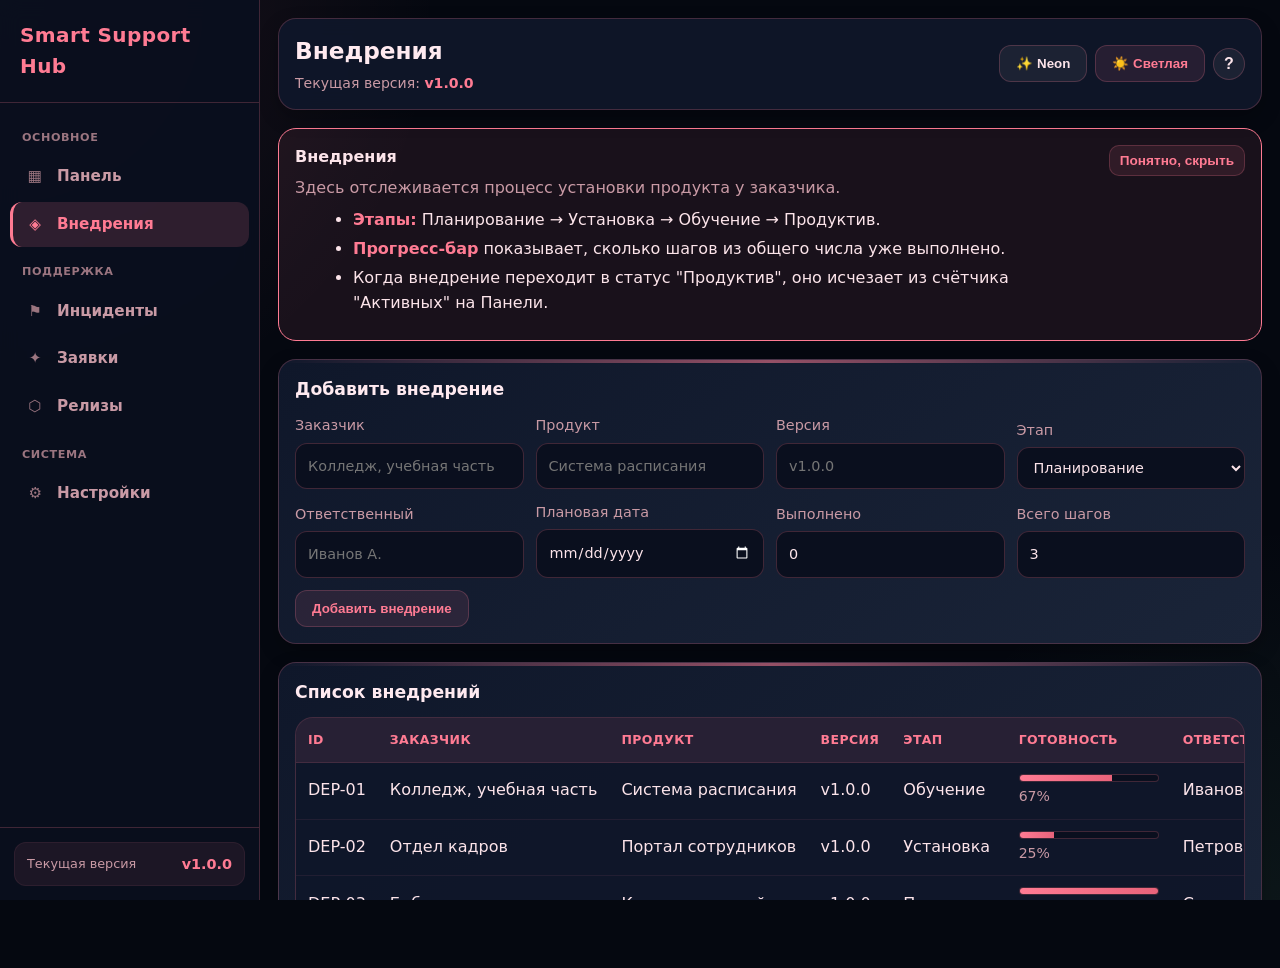
<file: deployments.html>
<!DOCTYPE html>
<html lang="ru">

<head>
    <meta charset="UTF-8" />
    <meta name="viewport" content="width=device-width, initial-scale=1.0" />
    <title>Deployments — Smart Support Hub</title>
    <link rel="stylesheet" href="assets/css/style.css" />
</head>

<body>
    <div class="app">
        <aside class="sidebar">
            <div class="sidebar-brand">
                <a href="index.html">Smart Support Hub</a>
            </div>

            <nav class="nav">
                <div class="nav-section">Основное</div>
                <a href="index.html" class="active">
                    <span class="nav-icon">▦</span><span>Панель</span>
                </a>
                <a href="deployments.html">
                    <span class="nav-icon">◈</span><span>Внедрения</span>
                </a>

                <div class="nav-section">Поддержка</div>
                <a href="incidents.html">
                    <span class="nav-icon">⚑</span><span>Инциденты</span>
                </a>
                <a href="maintenance.html">
                    <span class="nav-icon">✦</span><span>Заявки</span>
                </a>
                <a href="releases.html">
                    <span class="nav-icon">⬡</span><span>Релизы</span>
                </a>
                <div class="nav-section">Система</div>
                <a href="settings.html">
                    <span class="nav-icon">⚙</span><span>Настройки</span>
                </a>
            </nav>

            <div class="sidebar-footer">
                <div class="footer-status">
                    <span class="footer-label">Текущая версия</span>
                    <strong class="current-version">v1.0.0</strong>
                </div>
            </div>
        </aside>

        <button id="menuBackdrop" class="menu-backdrop" aria-label="Закрыть меню"></button>

        <main class="main">
            <header class="topbar">
                <div>
                    <h1>Внедрения</h1>
                    <p class="hint">Текущая версия: <span id="currentVersionTop" class="current-version">v1.0.0</span>
                    </p>
                </div>
                <div class="actions">
                    <button id="menuBtn" class="menu-btn" aria-label="Меню">☰</button>
                    <button id="neonButton" class="btn secondary">Neon</button>
                    <button id="themeButton" class="btn">Тема</button>
                    <button id="showGuideBtn" class="btn small secondary" title="Показать подсказку">?</button>
                </div>
            </header>

            <div class="onboard" id="onboardBanner">
                <div class="onboard-body">
                    <strong>Внедрения</strong>
                    <p>Здесь отслеживается процесс установки продукта у заказчика.</p>
                    <ul>
                        <li><b>Этапы:</b> Планирование → Установка → Обучение → Продуктив.</li>
                        <li><b>Прогресс-бар</b> показывает, сколько шагов из общего числа уже выполнено.</li>
                        <li>Когда внедрение переходит в статус "Продуктив", оно исчезает из счётчика "Активных" на
                            Панели.</li>
                    </ul>
                </div>
                <button id="onboardDismiss" class="btn small">Понятно, скрыть</button>
            </div>

            <section class="card">
                <h2>Добавить внедрение</h2>
                <form id="deploymentForm" class="form-grid">
                    <label>
                        Заказчик
                        <input type="text" name="client" placeholder="Колледж, учебная часть" required />
                    </label>

                    <label>
                        Продукт
                        <input type="text" name="product" placeholder="Система расписания" required />
                    </label>

                    <label>
                        Версия
                        <input type="text" name="version" placeholder="v1.0.0" required />
                    </label>

                    <label>
                        Этап
                        <select name="stage">
                            <option value="planning">Планирование</option>
                            <option value="setup">Установка</option>
                            <option value="training">Обучение</option>
                            <option value="production">Продуктив</option>
                        </select>
                    </label>

                    <label>
                        Ответственный
                        <input type="text" name="owner" placeholder="Иванов А." required />
                    </label>

                    <label>
                        Плановая дата
                        <input type="date" name="plannedDate" required />
                    </label>

                    <label>
                        Выполнено
                        <input type="number" name="done" min="0" value="0" required />
                    </label>

                    <label>
                        Всего шагов
                        <input type="number" name="total" min="1" value="3" required />
                    </label>

                    <div class="full">
                        <button type="submit" class="btn">Добавить внедрение</button>
                    </div>
                </form>
            </section>

            <section class="card">
                <h2>Список внедрений</h2>
                <div class="table-wrap">
                    <table>
                        <thead>
                            <tr>
                                <th>ID</th>
                                <th>Заказчик</th>
                                <th>Продукт</th>
                                <th>Версия</th>
                                <th>Этап</th>
                                <th>Готовность</th>
                                <th>Ответственный</th>
                                <th>План</th>
                            </tr>
                        </thead>
                        <tbody id="deploymentTable"></tbody>
                    </table>
                </div>
            </section>
        </main>
    </div>

    <script src="assets/js/data.js"></script>
    <script src="assets/js/storage.js"></script>
    <script src="assets/js/deployments.js"></script>
</body>

</html>
</file>
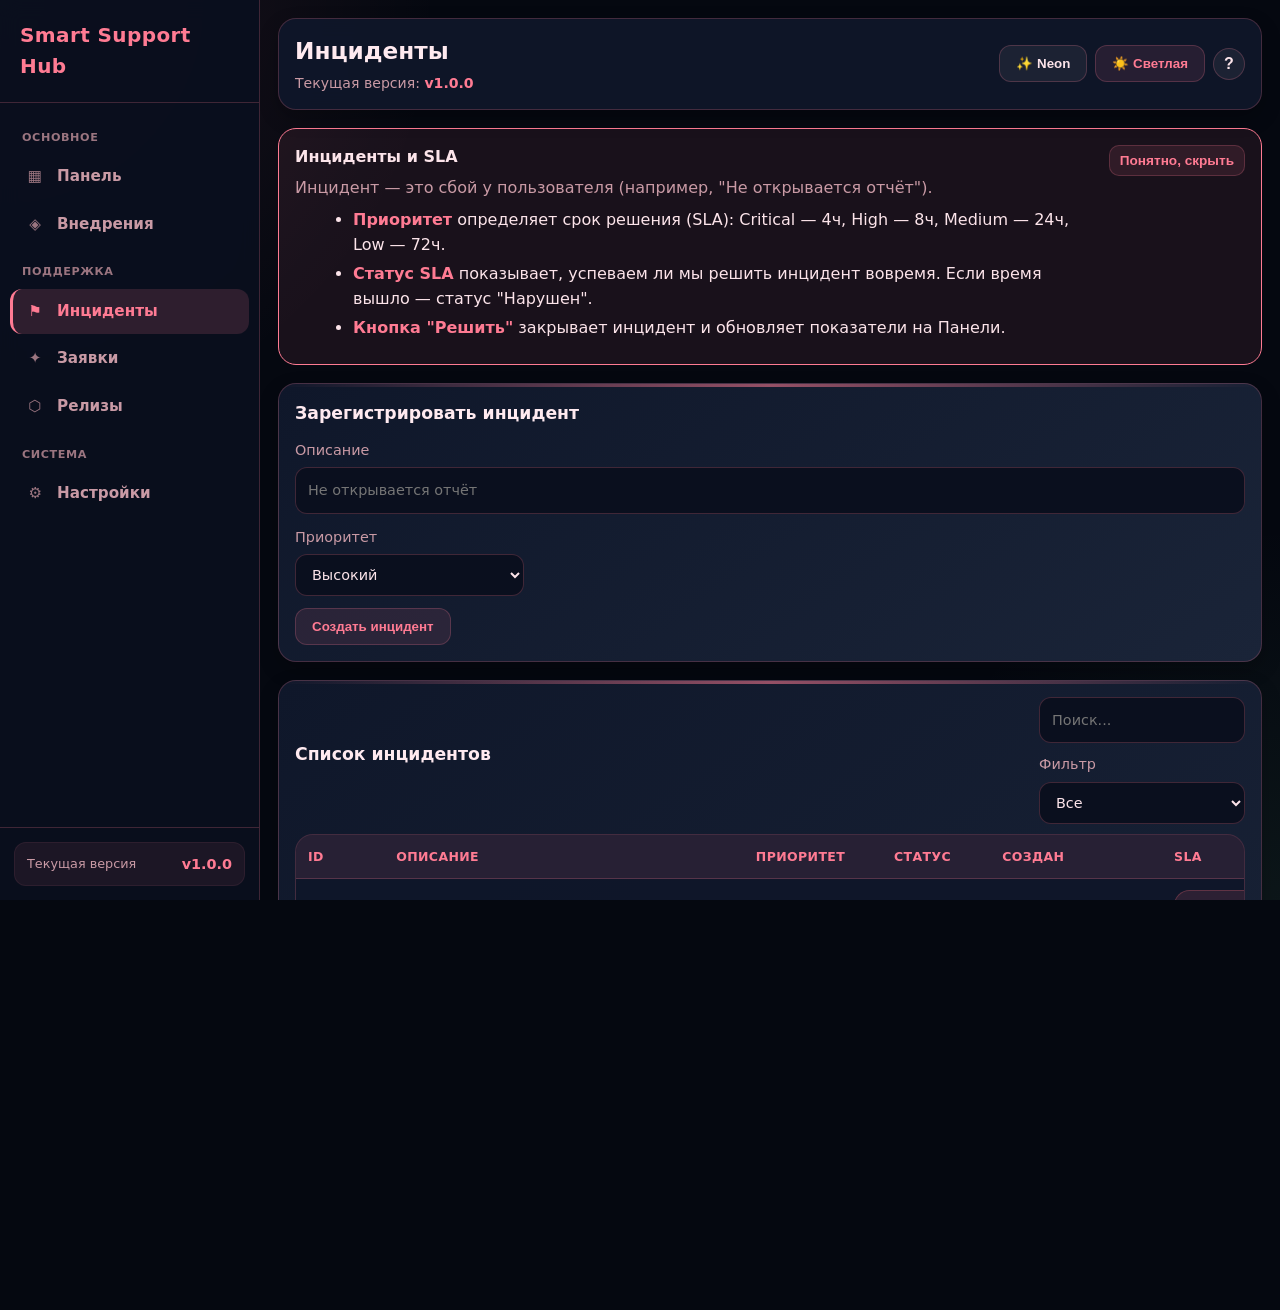
<file: incidents.html>
<!DOCTYPE html>
<html lang="ru">

<head>
    <meta charset="UTF-8" />
    <meta name="viewport" content="width=device-width, initial-scale=1.0" />
    <title>Incidents — Smart Support Hub</title>
    <link rel="stylesheet" href="assets/css/style.css" />
</head>

<body>
    <div class="app">
        <aside class="sidebar">
            <div class="sidebar-brand">
                <a href="index.html">Smart Support Hub</a>
            </div>

            <nav class="nav">
                <div class="nav-section">Основное</div>
                <a href="index.html" class="active">
                    <span class="nav-icon">▦</span><span>Панель</span>
                </a>
                <a href="deployments.html">
                    <span class="nav-icon">◈</span><span>Внедрения</span>
                </a>

                <div class="nav-section">Поддержка</div>
                <a href="incidents.html">
                    <span class="nav-icon">⚑</span><span>Инциденты</span>
                </a>
                <a href="maintenance.html">
                    <span class="nav-icon">✦</span><span>Заявки</span>
                </a>
                <a href="releases.html">
                    <span class="nav-icon">⬡</span><span>Релизы</span>
                </a>
                <div class="nav-section">Система</div>
                <a href="settings.html">
                    <span class="nav-icon">⚙</span><span>Настройки</span>
                </a>
            </nav>

            <div class="sidebar-footer">
                <div class="footer-status">
                    <span class="footer-label">Текущая версия</span>
                    <strong class="current-version">v1.0.0</strong>
                </div>
            </div>
        </aside>

        <button id="menuBackdrop" class="menu-backdrop" aria-label="Закрыть меню"></button>

        <main class="main">
            <header class="topbar">
                <div>
                    <h1>Инциденты</h1>
                    <p class="hint">Текущая версия: <span id="currentVersionTop" class="current-version">v1.0.0</span>
                    </p>
                </div>
                <div class="actions">
                    <button id="menuBtn" class="menu-btn" aria-label="Меню">☰</button>
                    <button id="neonButton" class="btn secondary">Neon</button>
                    <button id="themeButton" class="btn">Тема</button>
                    <button id="showGuideBtn" class="btn small secondary" title="Показать подсказку">?</button>
                </div>
            </header>

            <div class="onboard" id="onboardBanner">
                <div class="onboard-body">
                    <strong>Инциденты и SLA</strong>
                    <p>Инцидент — это сбой у пользователя (например, "Не открывается отчёт").</p>
                    <ul>
                        <li><b>Приоритет</b> определяет срок решения (SLA): Critical — 4ч, High — 8ч, Medium — 24ч, Low
                            — 72ч.</li>
                        <li><b>Статус SLA</b> показывает, успеваем ли мы решить инцидент вовремя. Если время вышло —
                            статус "Нарушен".</li>
                        <li><b>Кнопка "Решить"</b> закрывает инцидент и обновляет показатели на Панели.</li>
                    </ul>
                </div>
                <button id="onboardDismiss" class="btn small">Понятно, скрыть</button>
            </div>

            <section class="card">
                <h2>Зарегистрировать инцидент</h2>
                <form id="incidentForm" class="form-grid">
                    <label class="full">
                        Описание
                        <input type="text" id="title" name="title" placeholder="Не открывается отчёт" required />
                    </label>

                    <label>
                        Приоритет
                        <select id="priority" name="priority">
                            <option value="critical">Критический</option>
                            <option value="high" selected>Высокий</option>
                            <option value="medium">Средний</option>
                            <option value="low">Низкий</option>
                        </select>
                    </label>

                    <div class="full">
                        <button type="submit" class="btn">Создать инцидент</button>
                    </div>
                </form>
            </section>

            <section class="card">
                <div class="row-between">
                    <h2>Список инцидентов</h2>
                    <div class="filters">
                        <label class="search-wrap">
                            <input type="text" id="searchInput" class="input" placeholder="Поиск..." />
                        </label>
                        <label>
                            Фильтр
                            <select id="statusFilter">
                                <option value="all">Все</option>
                                <option value="new">Новые</option>
                                <option value="in_progress">В работе</option>
                                <option value="resolved">Решённые</option>
                            </select>
                        </label>
                    </div>
                </div>

                <div class="table-wrap">
                    <table>
                        <thead>
                            <tr>
                                <th>ID</th>
                                <th>Описание</th>
                                <th>Приоритет</th>
                                <th>Статус</th>
                                <th>Создан</th>
                                <th>SLA</th>
                                <th>Действие</th>
                            </tr>
                        </thead>
                        <tbody id="incidentTable"></tbody>
                    </table>
                </div>
            </section>
        </main>
    </div>

    <script src="assets/js/data.js"></script>
    <script src="assets/js/storage.js"></script>
    <script src="assets/js/incidents.js"></script>
</body>

</html>
</file>
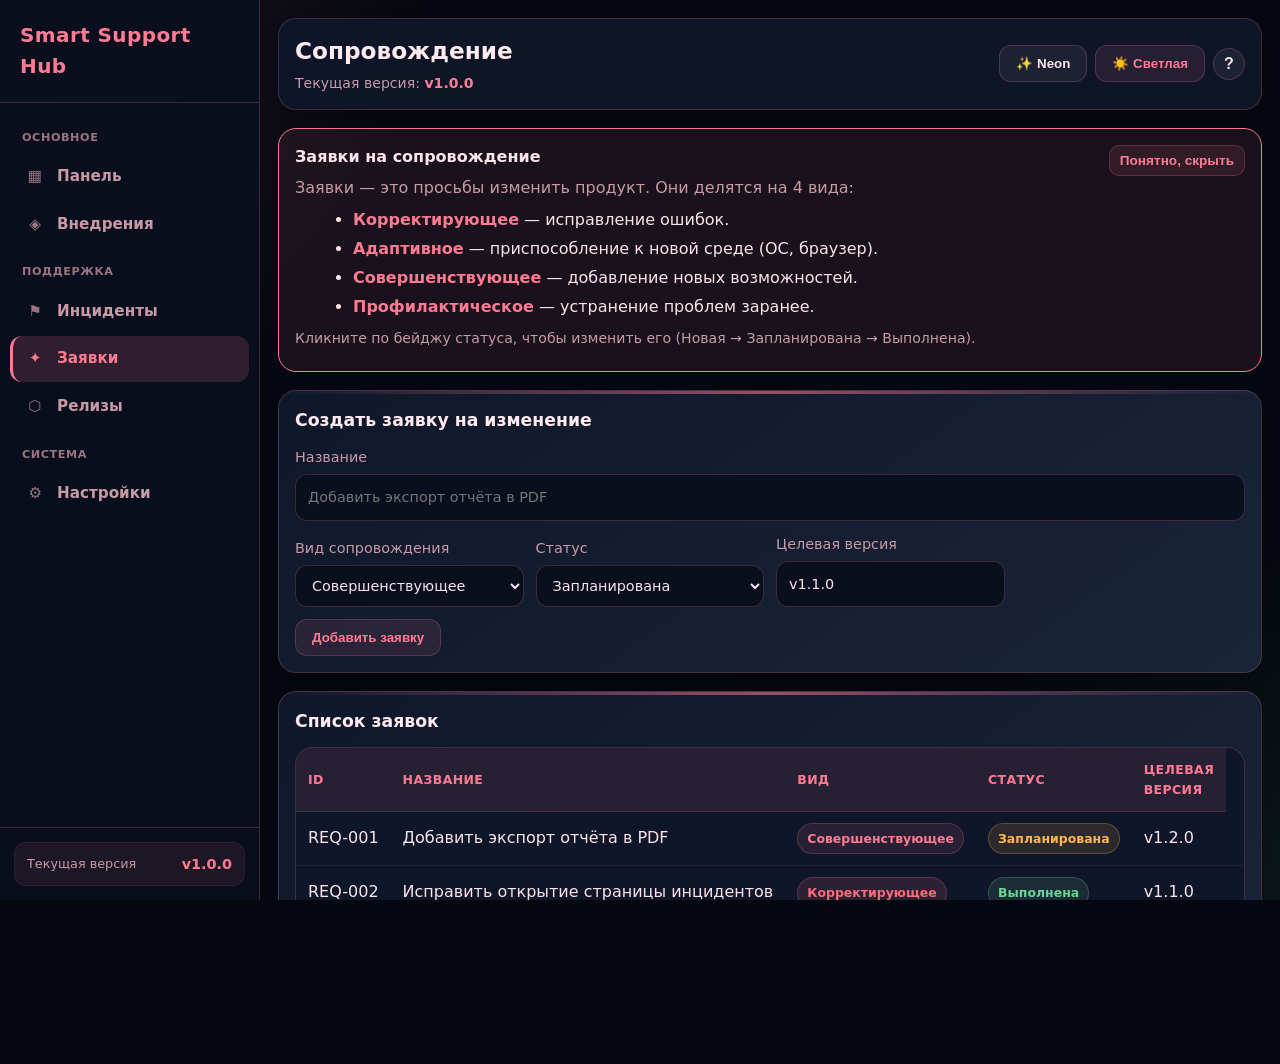
<file: maintenance.html>
<!DOCTYPE html>
<html lang="ru">

<head>
    <meta charset="UTF-8" />
    <meta name="viewport" content="width=device-width, initial-scale=1.0" />
    <title>Maintenance — Smart Support Hub</title>
    <link rel="stylesheet" href="assets/css/style.css" />
</head>

<body>
    <div class="app">
        <aside class="sidebar">
            <div class="sidebar-brand">
                <a href="index.html">Smart Support Hub</a>
            </div>

            <nav class="nav">
                <div class="nav-section">Основное</div>
                <a href="index.html" class="active">
                    <span class="nav-icon">▦</span><span>Панель</span>
                </a>
                <a href="deployments.html">
                    <span class="nav-icon">◈</span><span>Внедрения</span>
                </a>

                <div class="nav-section">Поддержка</div>
                <a href="incidents.html">
                    <span class="nav-icon">⚑</span><span>Инциденты</span>
                </a>
                <a href="maintenance.html">
                    <span class="nav-icon">✦</span><span>Заявки</span>
                </a>
                <a href="releases.html">
                    <span class="nav-icon">⬡</span><span>Релизы</span>
                </a>
                <div class="nav-section">Система</div>
                <a href="settings.html">
                    <span class="nav-icon">⚙</span><span>Настройки</span>
                </a>
            </nav>

            <div class="sidebar-footer">
                <div class="footer-status">
                    <span class="footer-label">Текущая версия</span>
                    <strong class="current-version">v1.0.0</strong>
                </div>
            </div>
        </aside>

        <button id="menuBackdrop" class="menu-backdrop" aria-label="Закрыть меню"></button>

        <main class="main">
            <header class="topbar">
                <div>
                    <h1>Сопровождение</h1>
                    <p class="hint">Текущая версия: <span id="currentVersionTop" class="current-version">v1.0.0</span>
                    </p>
                </div>
                <div class="actions">
                    <button id="menuBtn" class="menu-btn" aria-label="Меню">☰</button>
                    <button id="neonButton" class="btn secondary">Neon</button>
                    <button id="themeButton" class="btn">Тема</button>
                    <button id="showGuideBtn" class="btn small secondary" title="Показать подсказку">?</button>
                </div>
            </header>

            <div class="onboard" id="onboardBanner">
                <div class="onboard-body">
                    <strong>Заявки на сопровождение</strong>
                    <p>Заявки — это просьбы изменить продукт. Они делятся на 4 вида:</p>
                    <ul>
                        <li><b>Корректирующее</b> — исправление ошибок.</li>
                        <li><b>Адаптивное</b> — приспособление к новой среде (ОС, браузер).</li>
                        <li><b>Совершенствующее</b> — добавление новых возможностей.</li>
                        <li><b>Профилактическое</b> — устранение проблем заранее.</li>
                    </ul>
                    <p class="hint">Кликните по бейджу статуса, чтобы изменить его (Новая → Запланирована → Выполнена).
                    </p>
                </div>
                <button id="onboardDismiss" class="btn small">Понятно, скрыть</button>
            </div>

            <section class="card">
                <h2>Создать заявку на изменение</h2>
                <form id="requestForm" class="form-grid">
                    <label class="full">
                        Название
                        <input type="text" name="title" placeholder="Добавить экспорт отчёта в PDF" required />
                    </label>

                    <label>
                        Вид сопровождения
                        <select name="type">
                            <option value="corrective">Корректирующее</option>
                            <option value="adaptive">Адаптивное</option>
                            <option value="perfective" selected>Совершенствующее</option>
                            <option value="preventive">Профилактическое</option>
                        </select>
                    </label>

                    <label>
                        Статус
                        <select name="status">
                            <option value="new">Новая</option>
                            <option value="planned" selected>Запланирована</option>
                            <option value="done">Выполнена</option>
                        </select>
                    </label>

                    <label>
                        Целевая версия
                        <input type="text" name="targetVersion" placeholder="v1.1.0" required />
                    </label>

                    <div class="full">
                        <button type="submit" class="btn">Добавить заявку</button>
                    </div>
                </form>
            </section>

            <section class="card">
                <h2>Список заявок</h2>
                <div class="table-wrap">
                    <table>
                        <thead>
                            <tr>
                                <th>ID</th>
                                <th>Название</th>
                                <th>Вид</th>
                                <th>Статус</th>
                                <th>Целевая версия</th>
                            </tr>
                        </thead>
                        <tbody id="requestTable"></tbody>
                    </table>
                </div>
            </section>
        </main>
    </div>

    <script src="assets/js/data.js"></script>
    <script src="assets/js/storage.js"></script>
    <script src="assets/js/maintenance.js"></script>
</body>

</html>
</file>
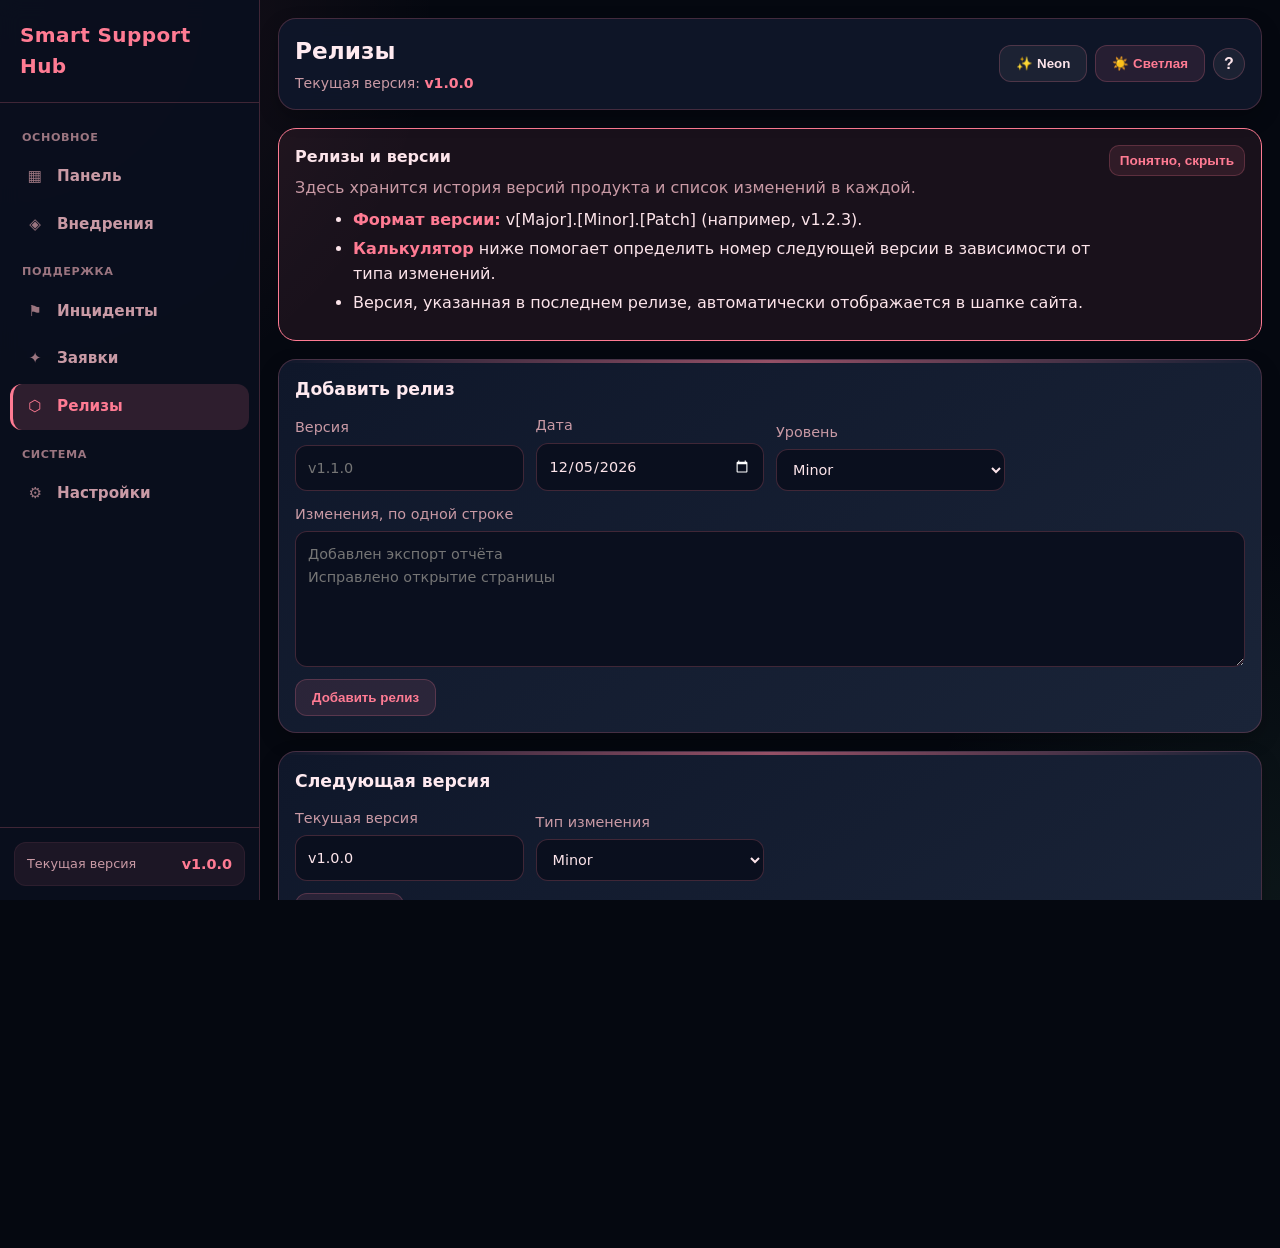
<file: releases.html>
<!DOCTYPE html>
<html lang="ru">

<head>
    <meta charset="UTF-8" />
    <meta name="viewport" content="width=device-width, initial-scale=1.0" />
    <title>Releases — Smart Support Hub</title>
    <link rel="stylesheet" href="assets/css/style.css" />
</head>

<body>
    <div class="app">
        <aside class="sidebar">
            <div class="sidebar-brand">
                <a href="index.html">Smart Support Hub</a>
            </div>

            <nav class="nav">
                <div class="nav-section">Основное</div>
                <a href="index.html" class="active">
                    <span class="nav-icon">▦</span><span>Панель</span>
                </a>
                <a href="deployments.html">
                    <span class="nav-icon">◈</span><span>Внедрения</span>
                </a>

                <div class="nav-section">Поддержка</div>
                <a href="incidents.html">
                    <span class="nav-icon">⚑</span><span>Инциденты</span>
                </a>
                <a href="maintenance.html">
                    <span class="nav-icon">✦</span><span>Заявки</span>
                </a>
                <a href="releases.html">
                    <span class="nav-icon">⬡</span><span>Релизы</span>
                </a>
                <div class="nav-section">Система</div>
                <a href="settings.html">
                    <span class="nav-icon">⚙</span><span>Настройки</span>
                </a>
            </nav>

            <div class="sidebar-footer">
                <div class="footer-status">
                    <span class="footer-label">Текущая версия</span>
                    <strong class="current-version">v1.0.0</strong>
                </div>
            </div>
        </aside>

        <button id="menuBackdrop" class="menu-backdrop" aria-label="Закрыть меню"></button>

        <main class="main">
            <header class="topbar">
                <div>
                    <h1>Релизы</h1>
                    <p class="hint">Текущая версия: <span id="currentVersionTop" class="current-version">v1.0.0</span>
                    </p>
                </div>
                <div class="actions">
                    <button id="menuBtn" class="menu-btn" aria-label="Меню">☰</button>
                    <button id="neonButton" class="btn secondary">Neon</button>
                    <button id="themeButton" class="btn">Тема</button>
                    <button id="showGuideBtn" class="btn small secondary" title="Показать подсказку">?</button>
                </div>
            </header>

            <div class="onboard" id="onboardBanner">
                <div class="onboard-body">
                    <strong>Релизы и версии</strong>
                    <p>Здесь хранится история версий продукта и список изменений в каждой.</p>
                    <ul>
                        <li><b>Формат версии:</b> v[Major].[Minor].[Patch] (например, v1.2.3).</li>
                        <li><b>Калькулятор</b> ниже помогает определить номер следующей версии в зависимости от типа
                            изменений.</li>
                        <li>Версия, указанная в последнем релизе, автоматически отображается в шапке сайта.</li>
                    </ul>
                </div>
                <button id="onboardDismiss" class="btn small">Понятно, скрыть</button>
            </div>

            <section class="card">
                <h2>Добавить релиз</h2>
                <form id="releaseForm" class="form-grid">
                    <label>
                        Версия
                        <input type="text" name="version" placeholder="v1.1.0" required />
                    </label>

                    <label>
                        Дата
                        <input type="date" name="releaseDate" required />
                    </label>

                    <label>
                        Уровень
                        <select name="level">
                            <option value="patch">Patch</option>
                            <option value="minor" selected>Minor</option>
                            <option value="major">Major</option>
                        </select>
                    </label>

                    <label class="full">
                        Изменения, по одной строке
                        <textarea name="changes" rows="5"
                            placeholder="Добавлен экспорт отчёта&#10;Исправлено открытие страницы"></textarea>
                    </label>

                    <div class="full">
                        <button type="submit" class="btn">Добавить релиз</button>
                    </div>
                </form>
            </section>

            <section class="card">
                <h2>Следующая версия</h2>
                <div class="form-grid">
                    <label>
                        Текущая версия
                        <input type="text" id="nextCurrent" placeholder="v1.0.0" />
                    </label>

                    <label>
                        Тип изменения
                        <select id="nextLevel">
                            <option value="patch">Patch</option>
                            <option value="minor" selected>Minor</option>
                            <option value="major">Major</option>
                        </select>
                    </label>

                    <div class="full">
                        <button type="button" id="calcNextButton" class="btn">Рассчитать</button>
                    </div>

                    <div class="full">
                        <p class="hint">Результат: <strong id="nextResult">—</strong></p>
                    </div>
                </div>
            </section>

            <section class="card">
                <h2>История версий</h2>
                <div class="table-wrap">
                    <table>
                        <thead>
                            <tr>
                                <th>Версия</th>
                                <th>Дата</th>
                                <th>Уровень</th>
                                <th>Изменения</th>
                            </tr>
                        </thead>
                        <tbody id="releaseTable"></tbody>
                    </table>
                </div>
            </section>
        </main>
    </div>

    <script src="assets/js/data.js"></script>
    <script src="assets/js/storage.js"></script>
    <script src="assets/js/releases.js"></script>
</body>

</html>
</file>
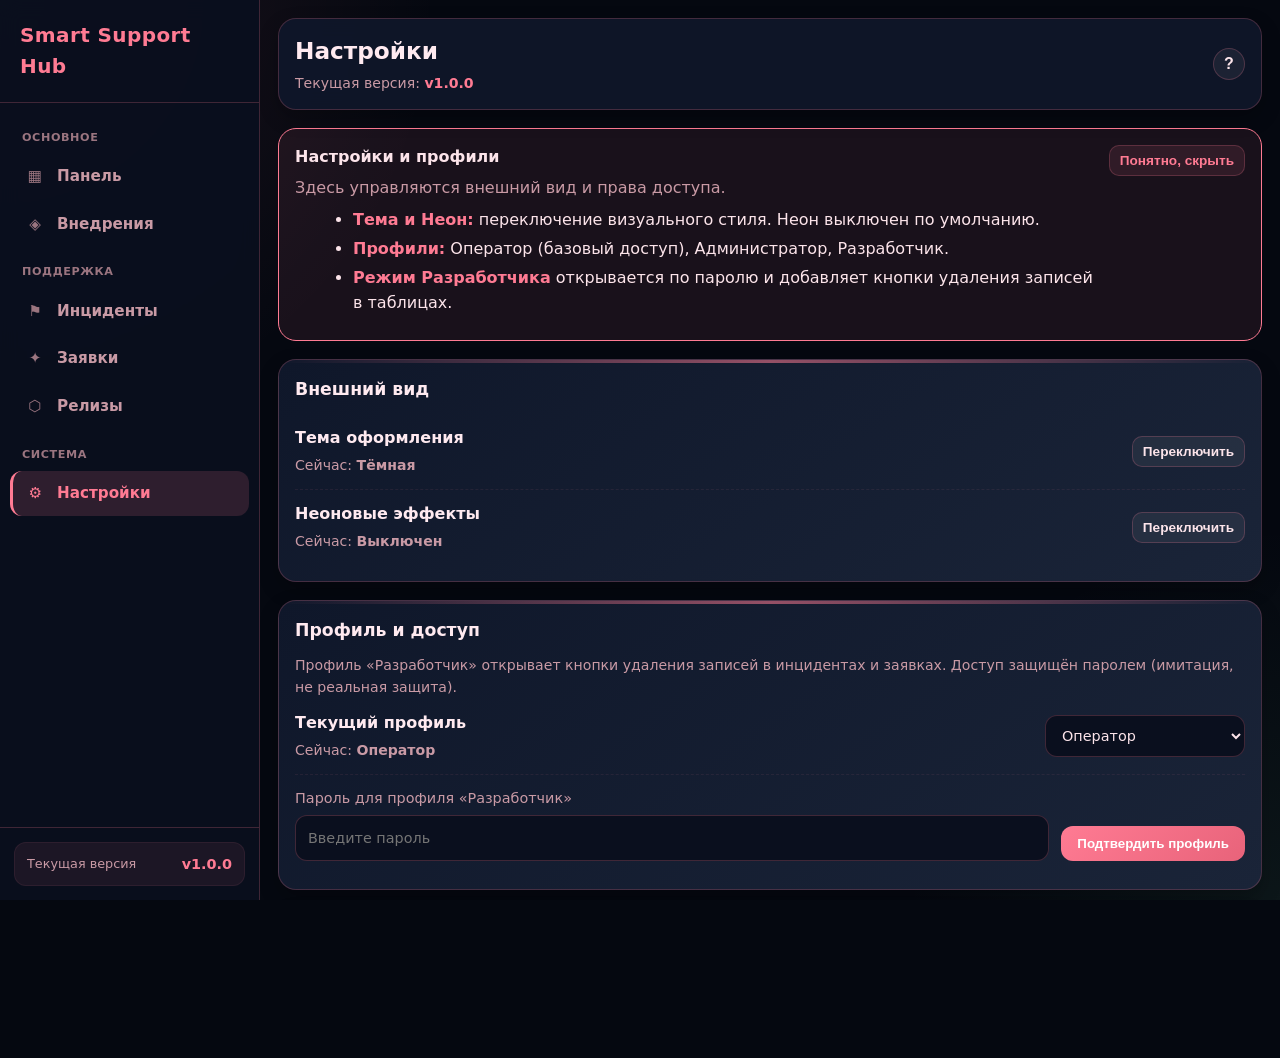
<file: settings.html>
<!DOCTYPE html>
<html lang="ru">

<head>
    <meta charset="UTF-8" />
    <meta name="viewport" content="width=device-width, initial-scale=1.0" />
    <title>Settings — Smart Support Hub</title>
    <link rel="stylesheet" href="assets/css/style.css" />
</head>

<body>
    <div class="app">
        <aside class="sidebar">
            <div class="sidebar-brand">
                <a href="index.html">Smart Support Hub</a>
            </div>

            <nav class="nav">
                <div class="nav-section">Основное</div>
                <a href="index.html"><span class="nav-icon">▦</span><span>Панель</span></a>
                <a href="deployments.html"><span class="nav-icon">◈</span><span>Внедрения</span></a>

                <div class="nav-section">Поддержка</div>
                <a href="incidents.html"><span class="nav-icon">⚑</span><span>Инциденты</span></a>
                <a href="maintenance.html"><span class="nav-icon">✦</span><span>Заявки</span></a>
                <a href="releases.html"><span class="nav-icon">⬡</span><span>Релизы</span></a>

                <div class="nav-section">Система</div>
                <a href="settings.html"><span class="nav-icon">⚙</span><span>Настройки</span></a>
            </nav>

            <div class="sidebar-footer">
                <div class="footer-status">
                    <span class="footer-label">Текущая версия</span>
                    <strong class="current-version">v1.0.0</strong>
                </div>
            </div>
        </aside>

        <button id="menuBackdrop" class="menu-backdrop" aria-label="Закрыть меню"></button>

        <main class="main">
            <header class="topbar">
                <div>
                    <h1>Настройки</h1>
                    <p class="hint">Текущая версия: <span id="currentVersionTop" class="current-version">v1.0.0</span>
                    </p>
                </div>
                <div class="actions">
                    <button id="menuBtn" class="menu-btn" aria-label="Меню">☰</button>
                    <button id="showGuideBtn" class="btn small secondary" title="Показать подсказку">?</button>
                </div>
            </header>

            <div class="onboard" id="onboardBanner">
                <div class="onboard-body">
                    <strong>Настройки и профили</strong>
                    <p>Здесь управляются внешний вид и права доступа.</p>
                    <ul>
                        <li><b>Тема и Неон:</b> переключение визуального стиля. Неон выключен по умолчанию.</li>
                        <li><b>Профили:</b> Оператор (базовый доступ), Администратор, Разработчик.</li>
                        <li><b>Режим Разработчика</b> открывается по паролю и добавляет кнопки удаления записей в
                            таблицах.</li>
                    </ul>
                </div>
                <button id="onboardDismiss" class="btn small">Понятно, скрыть</button>
            </div>

            <section class="card">
                <h2>Внешний вид</h2>
                <div class="setting-row">
                    <div>
                        <div class="setting-name">Тема оформления</div>
                        <div class="hint">Сейчас: <strong id="settingsThemeState">Тёмная</strong></div>
                    </div>
                    <button id="settingsThemeBtn" class="btn small secondary">Переключить</button>
                </div>
                <div class="setting-row">
                    <div>
                        <div class="setting-name">Неоновые эффекты</div>
                        <div class="hint">Сейчас: <strong id="settingsNeonState">Включён</strong></div>
                    </div>
                    <button id="settingsNeonBtn" class="btn small secondary">Переключить</button>
                </div>
            </section>

            <section class="card">
                <h2>Профиль и доступ</h2>
                <p class="hint">Профиль «Разработчик» открывает кнопки удаления записей в инцидентах и заявках.
                    Доступ
                    защищён паролем (имитация, не реальная защита).</p>

                <div class="setting-row">
                    <div>
                        <div class="setting-name">Текущий профиль</div>
                        <div class="hint">Сейчас: <strong id="roleStateText">Оператор</strong></div>
                    </div>
                    <label class="role-select-wrap">
                        <select id="roleSelect">
                            <option value="operator">Оператор</option>
                            <option value="admin">Администратор</option>
                            <option value="developer">Разработчик</option>
                        </select>
                    </label>
                </div>

                <div class="setting-row auth-row">
                    <label class="full">
                        Пароль для профиля «Разработчик»
                        <input type="password" id="devPassword" placeholder="Введите пароль" autocomplete="off" />
                    </label>
                    <button id="devAuthButton" class="btn primary">Подтвердить профиль</button>
                </div>
            </section>

            <section class="card">
                <h2>Данные</h2>
                <p class="hint">Полная очистка localStorage: внедрения, инциденты, заявки, релизы, настройки и
                    профиль
                    вернутся к учебным значениям.</p>
                <button id="resetButton" class="btn danger">Очистить все данные</button>
                <button id="exportButton" class="btn">Экспортировать данные</button>
            </section>
        </main>
    </div>

    <script src="assets/js/data.js"></script>
    <script src="assets/js/storage.js"></script>
    <script src="assets/js/settings.js"></script>
</body>

</html>
</file>
<file: assets/css/style.css>
/* ============================================================
   SMART SUPPORT HUB — PINK GLASS / CLEAN / MOBILE-READY
   Единый файл. Полная замена старого style.css.
   ============================================================ */

/* ===== ТЁМНАЯ ТЕМА ===== */
:root {
    color-scheme: dark;
    --bg-main: #050810;
    --bg-panel: rgba(15, 23, 42, 0.95);
    --bg-card: linear-gradient(145deg, #0f172a 0%, #1a2438 100%);
    --bg-input: #0a0f1e;
    --bg-sidebar: rgba(10, 15, 30, 0.95);
    --accent-primary: #ff7b93;
    --accent-hover: #e8637a;
    --accent-glow: rgba(255, 123, 147, 0.32);
    --accent-deep: #b83a52;
    --text-main: #fce4ea;
    --text-muted: #c99aa5;
    --text-dim: #9b7580;
    --text-heading: #ffeaf0;
    --border-color: rgba(255, 123, 147, 0.22);
    --border-light: rgba(255, 123, 147, 0.08);
    --success: #6dd494;
    --warning: #ffb84d;
    --danger: #ff6b7a;
    --info: #7bb8e8;
    --shadow-strong: 0 8px 24px rgba(0, 0, 0, 0.42);
    --radius: 18px;
}

/* ===== СВЕТЛАЯ ТЕМА ===== */
body.light {
    color-scheme: light;
    --bg-main: #fdf2f4;
    --bg-panel: rgba(255, 245, 247, 0.95);
    --bg-card: linear-gradient(145deg, #ffffff 0%, #fff5f7 100%);
    --bg-input: #ffffff;
    --bg-sidebar: rgba(255, 248, 250, 0.98);
    --accent-primary: #e8637a;
    --accent-hover: #d14d66;
    --accent-glow: rgba(232, 99, 122, 0.22);
    --accent-deep: #b83a52;
    --text-main: #4a2c35;
    --text-muted: #8b6b73;
    --text-dim: #b09ca3;
    --text-heading: #3d1f28;
    --border-color: rgba(232, 99, 122, 0.22);
    --border-light: rgba(232, 99, 122, 0.10);
    --success: #5cb87a;
    --warning: #e8a838;
    --danger: #d94f5c;
    --info: #5ba3d9;
    --shadow-strong: 0 8px 24px rgba(184, 58, 82, 0.10);
}

/* ===== ОТКЛЮЧЕНИЕ НЕОНА ===== */
body.no-neon {
    --accent-glow: transparent;
    --shadow-strong: 0 8px 20px rgba(0, 0, 0, 0.24);
}

body.no-neon .brand,
body.no-neon .sidebar-brand a,
body.no-neon .kpi .value,
body.no-neon .current-version,
body.no-neon .btn,
body.no-neon .progress span,
body.no-neon .card::before {
    text-shadow: none;
    box-shadow: none;
}

body.no-neon .card:hover {
    box-shadow: var(--shadow-strong);
}

/* ===== БАЗА ===== */
*,
*::before,
*::after {
    box-sizing: border-box;
}

html {
    scroll-behavior: smooth;
    overflow-x: hidden;
}

html,
body {
    height: 100%;
}

body {
    margin: 0;
    font-family: "Segoe UI", Inter, ui-sans-serif, system-ui, Arial, sans-serif;
    background:
        radial-gradient(circle at top left, rgba(255, 123, 147, 0.10), transparent 28%),
        radial-gradient(circle at bottom right, rgba(109, 212, 148, 0.07), transparent 24%),
        var(--bg-main);
    color: var(--text-main);
    line-height: 1.55;
    overflow-x: hidden;
    transition: background-color 0.2s ease, color 0.2s ease;
}

a {
    color: inherit;
    text-decoration: none;
}

::-webkit-scrollbar {
    width: 8px;
    height: 8px;
}

::-webkit-scrollbar-track {
    background: var(--bg-main);
}

::-webkit-scrollbar-thumb {
    background: var(--accent-primary);
    border-radius: 4px;
}

::-webkit-scrollbar-thumb:hover {
    background: var(--accent-hover);
}

.hidden {
    display: none !important;
}

.small {
    font-size: 0.85em;
}

.muted {
    color: var(--text-muted);
}

.mono {
    font-family: ui-monospace, SFMono-Regular, Menlo, Consolas, monospace;
}

/* ===== ЛЕЙАУТ ===== */
.app {
    display: flex;
    min-height: 100vh;
}

.sidebar {
    position: fixed;
    top: 0;
    left: 0;
    bottom: 0;
    width: 260px;
    background: var(--bg-sidebar);
    backdrop-filter: blur(10px);
    -webkit-backdrop-filter: blur(10px);
    border-right: 1px solid var(--border-color);
    z-index: 200;
    display: flex;
    flex-direction: column;
    transition: transform 0.3s ease;
}

.sidebar-brand {
    padding: 20px;
    border-bottom: 1px solid var(--border-color);
}

.sidebar-brand a,
.brand {
    font-size: 1.25rem;
    font-weight: 800;
    letter-spacing: 0.4px;
    color: var(--accent-primary);
    text-shadow: 0 0 12px var(--accent-glow);
}

.nav {
    padding: 12px 10px;
    flex: 1;
    overflow-y: auto;
    display: flex;
    flex-direction: column;
    justify-content: flex-start;
    gap: 2px;
}

.nav-section {
    padding: 14px 12px 6px;
    font-size: 0.7rem;
    font-weight: 700;
    letter-spacing: 0.6px;
    text-transform: uppercase;
    color: var(--text-dim);
}

.nav a {
    display: flex;
    align-items: center;
    gap: 12px;
    padding: 11px 12px;
    border-radius: 12px;
    border-left: 3px solid transparent;
    color: var(--text-muted);
    font-weight: 600;
    font-size: 0.95rem;
    transition: background-color 0.16s ease, color 0.16s ease, border-color 0.16s ease;
}

.nav-icon {
    width: 20px;
    text-align: center;
    color: var(--text-dim);
    transition: color 0.16s ease;
}

.nav a:hover {
    background: rgba(255, 123, 147, 0.10);
    color: var(--text-main);
    border-left-color: var(--accent-primary);
}

.nav a:hover .nav-icon {
    color: var(--accent-primary);
}

body.light .nav a:hover {
    background: rgba(232, 99, 122, 0.08);
}

.nav a.active {
    background: rgba(255, 123, 147, 0.15);
    color: var(--accent-primary);
    border-left-color: var(--accent-primary);
    font-weight: 700;
}

.nav a.active .nav-icon {
    color: var(--accent-primary);
    text-shadow: 0 0 10px var(--accent-glow);
}

body.light .nav a.active {
    background: rgba(232, 99, 122, 0.10);
}

.sidebar-footer {
    padding: 14px;
    border-top: 1px solid var(--border-color);
    display: flex;
    flex-direction: column;
    gap: 12px;
}

.footer-status {
    display: flex;
    justify-content: space-between;
    align-items: center;
    padding: 10px 12px;
    border-radius: 12px;
    background: rgba(255, 123, 147, 0.08);
    border: 1px solid var(--border-light);
}

body.light .footer-status {
    background: rgba(232, 99, 122, 0.06);
}

.footer-label {
    font-size: 0.8rem;
    color: var(--text-muted);
}

.footer-status .current-version {
    font-size: 0.9rem;
}

.footer-actions {
    display: flex;
    gap: 8px;
}

.footer-actions .btn {
    flex: 1;
}

.main {
    margin-left: 260px;
    flex: 1;
    min-width: 0;
    display: flex;
    flex-direction: column;
    gap: 18px;
    padding: 18px;
}

/* ===== TOPBAR ===== */
.topbar {
    position: sticky;
    top: 0;
    z-index: 90;
    display: flex;
    justify-content: space-between;
    align-items: center;
    gap: 12px;
    padding: 14px 16px;
    background: var(--bg-panel);
    border: 1px solid var(--border-color);
    border-radius: var(--radius);
    backdrop-filter: blur(10px);
    -webkit-backdrop-filter: blur(10px);
    box-shadow: var(--shadow-strong);
    flex-wrap: wrap;
}

.topbar h1 {
    margin: 0;
    font-size: 1.45rem;
    color: var(--text-heading);
}

.hint {
    margin: 4px 0 0;
    color: var(--text-muted);
    font-size: 0.88rem;
}

.current-version {
    color: var(--accent-primary);
    font-weight: 700;
}

.actions {
    display: flex;
    gap: 8px;
    flex-wrap: wrap;
    align-items: center;
}

/* ===== CARD / KPI / CHARTS ===== */
.card {
    position: relative;
    overflow: hidden;
    background: var(--bg-card);
    border: 1px solid var(--border-color);
    border-radius: var(--radius);
    padding: 16px;
    box-shadow: var(--shadow-strong);
    transition: transform 0.3s ease, box-shadow 0.3s ease, border-color 0.3s ease;
}

.card::before {
    content: "";
    position: absolute;
    top: 0;
    left: 0;
    right: 0;
    height: 3px;
    background: linear-gradient(90deg, transparent, var(--accent-primary), transparent);
    opacity: 0.55;
    pointer-events: none;
}

.card:hover {
    transform: translateY(-4px);
    box-shadow: 0 15px 35px var(--accent-glow);
    border-color: var(--accent-primary);
}

.card h2 {
    margin: 0 0 12px;
    font-size: 1.08rem;
    color: var(--text-heading);
}

.kpi-grid {
    display: grid;
    grid-template-columns: repeat(auto-fit, minmax(220px, 1fr));
    gap: 14px;
}

.kpi .label {
    color: var(--text-muted);
    font-size: 0.9rem;
    margin-bottom: 8px;
}

.kpi .value {
    font-size: 1.9rem;
    font-weight: 800;
    color: var(--accent-primary);
    text-shadow: 0 0 14px var(--accent-glow);
}

.charts {
    display: grid;
    grid-template-columns: repeat(auto-fit, minmax(340px, 1fr));
    gap: 14px;
}

canvas {
    display: block;
    width: 100% !important;
    height: 280px !important;
}

/* ===== BUTTONS ===== */
.btn {
    padding: 10px 16px;
    border-radius: 12px;
    border: 1px solid var(--border-color);
    background: rgba(255, 123, 147, 0.10);
    color: var(--accent-primary);
    font-weight: 700;
    cursor: pointer;
    transition: background-color 0.16s ease, border-color 0.16s ease, color 0.16s ease, box-shadow 0.16s ease;
    display: inline-flex;
    align-items: center;
    justify-content: center;
    gap: 8px;
    box-shadow: 0 0 12px rgba(255, 123, 147, 0.10);
}

.btn:hover {
    background: rgba(255, 123, 147, 0.16);
    border-color: var(--accent-primary);
    transform: translateY(-1px);
}

body.light .btn {
    background: rgba(232, 99, 122, 0.07);
}

body.light .btn:hover {
    background: rgba(232, 99, 122, 0.12);
}

.btn.secondary {
    background: rgba(255, 255, 255, 0.06);
    color: var(--text-main);
    box-shadow: none;
}

body.light .btn.secondary {
    background: rgba(0, 0, 0, 0.05);
}

.btn.small {
    padding: 7px 10px;
    font-size: 0.85rem;
    border-radius: 10px;
}

.btn.primary {
    background: linear-gradient(135deg, var(--accent-primary) 0%, var(--accent-hover) 100%);
    color: #fff;
    border: none;
    box-shadow: 0 4px 14px var(--accent-glow);
}

.btn.primary:hover {
    box-shadow: 0 6px 18px var(--accent-glow);
}

.btn.danger {
    background: rgba(255, 107, 122, 0.12);
    color: var(--danger);
    border-color: rgba(255, 107, 122, 0.25);
}

.btn.danger:hover {
    background: rgba(255, 107, 122, 0.20);
    border-color: var(--danger);
}

/* ===== FORMS ===== */
.form-grid {
    display: grid;
    grid-template-columns: repeat(auto-fit, minmax(190px, 1fr));
    gap: 12px;
    align-items: end;
}

.full {
    grid-column: 1 / -1;
}

label {
    display: grid;
    gap: 6px;
    color: var(--text-muted);
    font-size: 0.9rem;
}

input,
select,
textarea {
    width: 100%;
    padding: 11px 12px;
    border-radius: 12px;
    border: 1px solid var(--border-color);
    background: var(--bg-input);
    color: var(--text-main);
    font: inherit;
    outline: none;
    transition: border-color 0.16s ease, box-shadow 0.16s ease;
}

body.light input,
body.light select,
body.light textarea {
    background: #ffffff;
}

input:focus,
select:focus,
textarea:focus {
    border-color: var(--accent-primary);
    box-shadow: 0 0 0 3px rgba(255, 123, 147, 0.18);
}

body.light input:focus,
body.light select:focus,
body.light textarea:focus {
    box-shadow: 0 0 0 3px rgba(232, 99, 122, 0.16);
}

textarea {
    resize: vertical;
    min-height: 120px;
}

.row-between {
    display: flex;
    justify-content: space-between;
    align-items: center;
    gap: 12px;
    flex-wrap: wrap;
    margin-bottom: 10px;
}

.row-between label {
    min-width: 180px;
}

/* ===== TABLES ===== */
.table-wrap {
    overflow: auto;
    border: 1px solid var(--border-color);
    border-radius: var(--radius);
    background: var(--bg-panel);
}

table {
    width: 100%;
    border-collapse: collapse;
    min-width: 760px;
}

thead {
    background: rgba(255, 123, 147, 0.10);
}

body.light thead {
    background: rgba(232, 99, 122, 0.08);
}

th {
    padding: 12px;
    text-align: left;
    font-size: 0.78rem;
    text-transform: uppercase;
    letter-spacing: 0.4px;
    color: var(--accent-primary);
    font-weight: 800;
    border-bottom: 1px solid var(--border-color);
}

td {
    padding: 11px 12px;
    border-bottom: 1px solid var(--border-light);
    color: var(--text-main);
    white-space: nowrap;
}

tr:last-child td {
    border-bottom: none;
}

tr:hover td {
    background: rgba(255, 123, 147, 0.055);
}

body.light tr:hover td {
    background: rgba(232, 99, 122, 0.05);
}

/* ===== BADGES ===== */
.badge {
    display: inline-flex;
    align-items: center;
    padding: 5px 9px;
    border-radius: 999px;
    border: 1px solid var(--border-light);
    background: rgba(255, 255, 255, 0.06);
    color: var(--text-muted);
    font-size: 0.78rem;
    font-weight: 700;
    white-space: nowrap;
}

body.light .badge {
    background: rgba(0, 0, 0, 0.04);
}

.badge.critical,
.badge.breached,
.badge.corrective,
.badge.major {
    color: var(--danger);
    background: rgba(255, 107, 122, 0.12);
    border-color: rgba(255, 107, 122, 0.25);
}

.badge.high,
.badge.in_progress,
.badge.planned,
.badge.setup,
.badge.minor {
    color: var(--warning);
    background: rgba(255, 184, 77, 0.12);
    border-color: rgba(255, 184, 77, 0.25);
}

.badge.medium,
.badge.new,
.badge.planning,
.badge.training,
.badge.adaptive,
.badge.info {
    color: var(--info);
    background: rgba(123, 184, 232, 0.12);
    border-color: rgba(123, 184, 232, 0.25);
}

.badge.low,
.badge.met,
.badge.on_track,
.badge.resolved,
.badge.done,
.badge.production,
.badge.preventive,
.badge.patch,
.badge.ok {
    color: var(--success);
    background: rgba(109, 212, 148, 0.12);
    border-color: rgba(109, 212, 148, 0.25);
}

.badge.perfective {
    color: var(--accent-primary);
    background: rgba(255, 123, 147, 0.10);
    border-color: rgba(255, 123, 147, 0.22);
}

/* ===== PROGRESS / EMPTY ===== */
.progress {
    width: 140px;
    height: 8px;
    border-radius: 999px;
    background: var(--bg-input);
    border: 1px solid var(--border-color);
    overflow: hidden;
}

.progress span {
    display: block;
    height: 100%;
    width: 0%;
    background: linear-gradient(90deg, var(--accent-primary), var(--accent-hover));
    box-shadow: 0 0 10px var(--accent-glow);
    transition: width 0.25s ease;
}

.empty {
    padding: 24px;
    text-align: center;
    color: var(--text-muted);
    border: 1px dashed var(--border-color);
    border-radius: 14px;
    background: rgba(255, 123, 147, 0.04);
}

body.light .empty {
    background: rgba(232, 99, 122, 0.04);
}

/* ===== МОБИЛЬНОЕ МЕНЮ ===== */
.menu-btn {
    display: none;
    background: transparent;
    border: 1px solid var(--border-color);
    color: var(--text-main);
    font-size: 1.2rem;
    cursor: pointer;
    padding: 8px 10px;
    border-radius: 10px;
    line-height: 1;
    transition: background-color 0.16s ease, border-color 0.16s ease;
}

.menu-btn:hover {
    background: rgba(255, 123, 147, 0.12);
    border-color: var(--accent-primary);
}

.menu-backdrop {
    display: none;
    position: fixed;
    inset: 0;
    background: rgba(0, 0, 0, 0.55);
    z-index: 80;
    border: none;
    cursor: pointer;
    opacity: 0;
    pointer-events: none;
    transition: opacity 0.25s ease;
}

@media (max-width: 992px) {
    .sidebar {
        transform: translateX(-100%) !important;
        box-shadow: none !important;
    }

    .sidebar.open {
        transform: translateX(0) !important;
        box-shadow: 10px 0 40px rgba(0, 0, 0, 0.6) !important;
    }

    .main {
        margin-left: 0 !important;
    }

    .menu-btn {
        display: inline-flex !important;
    }

    .menu-backdrop {
        display: block;
    }

    .menu-backdrop.show {
        opacity: 1 !important;
        pointer-events: auto !important;
    }

    .nav {
        flex-direction: column;
        flex-wrap: nowrap;
        justify-content: flex-start;
        gap: 2px;
    }

    .nav a {
        border-left: 3px solid transparent;
        border-bottom: none;
    }

    .topbar {
        position: sticky;
    }
}

@media (min-width: 993px) {
    .sidebar {
        transform: none !important;
        box-shadow: none !important;
    }

    .menu-btn,
    .menu-backdrop {
        display: none !important;
    }
}

@media (max-width: 768px) {
    .topbar {
        flex-direction: column;
        align-items: flex-start;
    }

    .actions {
        width: 100%;
    }

    .charts {
        grid-template-columns: 1fr;
    }

    table {
        min-width: 720px;
    }

    canvas {
        height: 240px !important;
    }
}

@media (max-width: 520px) {
    .main {
        padding: 12px;
        gap: 12px;
    }

    .kpi-grid {
        grid-template-columns: 1fr;
    }

    .form-grid {
        grid-template-columns: 1fr;
    }

    .table-wrap {
        border-radius: 14px;
    }

    table {
        min-width: 620px;
    }

    .progress {
        width: 110px;
    }

    .kpi .value {
        font-size: 1.55rem;
    }

    .card:hover {
        box-shadow: var(--shadow-strong);
        transform: none;
    }
}

@media (prefers-reduced-motion: reduce) {

    *,
    *::before,
    *::after {
        animation-duration: 0.01ms !important;
        animation-iteration-count: 1 !important;
        transition-duration: 0.01ms !important;
        scroll-behavior: auto !important;
    }
}

/* ===== SETTINGS PAGE ===== */
.setting-row {
    display: flex;
    justify-content: space-between;
    align-items: center;
    gap: 12px;
    padding: 12px 0;
    border-bottom: 1px dashed var(--border-light);
    flex-wrap: wrap;
}

.setting-row:last-child {
    border-bottom: none;
}

.setting-name {
    font-weight: 700;
    color: var(--text-heading);
}

/* ===== DEV MODE: скрытие/показ удалений ===== */
.dev-only {
    display: none;
}

body.dev-on .dev-only {
    display: inline-flex;
}

/* лишняя колонка «Действия» в заявках видна только в dev-режиме */
body:not(.dev-on) .dev-only-col {
    display: none;
}

.btn.icon-danger {
    padding: 6px 9px;
    font-size: 0.9rem;
    line-height: 1;
}

/* ===== SETTINGS: profile rows ===== */
.role-select-wrap {
    display: inline-flex;
    min-width: 200px;
}

.auth-row {
    align-items: flex-end;
}

.auth-row label.full {
    flex: 1;
    min-width: 220px;
}

/* ===== TOAST ===== */
.toast-host {
    position: fixed;
    top: 16px;
    right: 16px;
    z-index: 1000;
    display: flex;
    flex-direction: column;
    gap: 8px;
    pointer-events: none;
}

.toast {
    pointer-events: auto;
    min-width: 220px;
    max-width: 340px;
    padding: 12px 14px;
    border-radius: 12px;
    border: 1px solid var(--border-color);
    background: var(--bg-card);
    color: var(--text-main);
    box-shadow: var(--shadow-strong);
    font-size: 0.9rem;
    font-weight: 600;
    line-height: 1.4;
    opacity: 0;
    transform: translateX(20px);
    transition: opacity 0.25s ease, transform 0.25s ease;
}

.toast.show {
    opacity: 1;
    transform: translateX(0);
}

.toast.success {
    border-color: rgba(109, 212, 148, 0.4);
    color: var(--success);
}

.toast.danger {
    border-color: rgba(255, 107, 122, 0.4);
    color: var(--danger);
}

.toast.warning {
    border-color: rgba(255, 184, 77, 0.4);
    color: var(--warning);
}

.toast.info {
    border-color: var(--border-color);
    color: var(--accent-primary);
}

@media (max-width: 520px) {
    .toast-host {
        left: 12px;
        right: 12px;
        top: 12px;
    }

    .toast {
        max-width: none;
    }
}

/* ===== ОНБОРДИНГ (Issue #1) ===== */
.onboard {
    display: flex;
    gap: 14px;
    align-items: flex-start;
    justify-content: space-between;
    padding: 16px;
    border: 1px solid var(--accent-primary);
    border-radius: var(--radius);
    background: rgba(255, 123, 147, 0.08);
}

.onboard-body p {
    margin: 6px 0;
    color: var(--text-muted);
}

.onboard-body ul {
    margin: 8px 0 8px 18px;
    color: var(--text-main);
    display: grid;
    gap: 4px;
}

.onboard-body b {
    color: var(--accent-primary);
}

.onboard code {
    background: var(--bg-input);
    padding: 2px 6px;
    border-radius: 6px;
    font-size: 0.85em;
}

.onboard .btn {
    flex: 0 0 auto;
}

@media (max-width: 520px) {
    .onboard {
        flex-direction: column;
        align-items: stretch;
    }

    .onboard .btn {
        width: 100%;
    }
}

/* ===== POLISH NEON (Issue #2): убираем вспышку/муту на мобильных ===== */
@media (max-width: 992px) {
    .sidebar {
        backdrop-filter: none !important;
        -webkit-backdrop-filter: none !important;
    }
}

/* ===== SLA TIMER ===== */
.sla-time {
    margin-top: 4px;
    font-size: 0.78rem;
    color: var(--text-muted);
}

.sla-time.overdue {
    color: var(--danger);
    font-weight: 700;
}

/* ===== STATUS SELECT ===== */
.status-select {
    padding: 6px 10px;
    border-radius: 8px;
    border: 1px solid var(--border-color);
    background: var(--bg-input);
    color: var(--text-main);
    font-size: 0.85rem;
    cursor: pointer;
}

.status-select:focus {
    outline: none;
    border-color: var(--accent-primary);
    box-shadow: 0 0 0 2px var(--accent-glow);
}

/* ===== SEARCH INPUT ===== */
.search-wrap {
    display: block;
    margin-bottom: 10px;
}

#showGuideBtn {
    width: 32px;
    height: 32px;
    padding: 0;
    border-radius: 50%;
    font-size: 1rem;
    font-weight: 700;
    display: inline-flex;
    align-items: center;
    justify-content: center;
}
</file>
